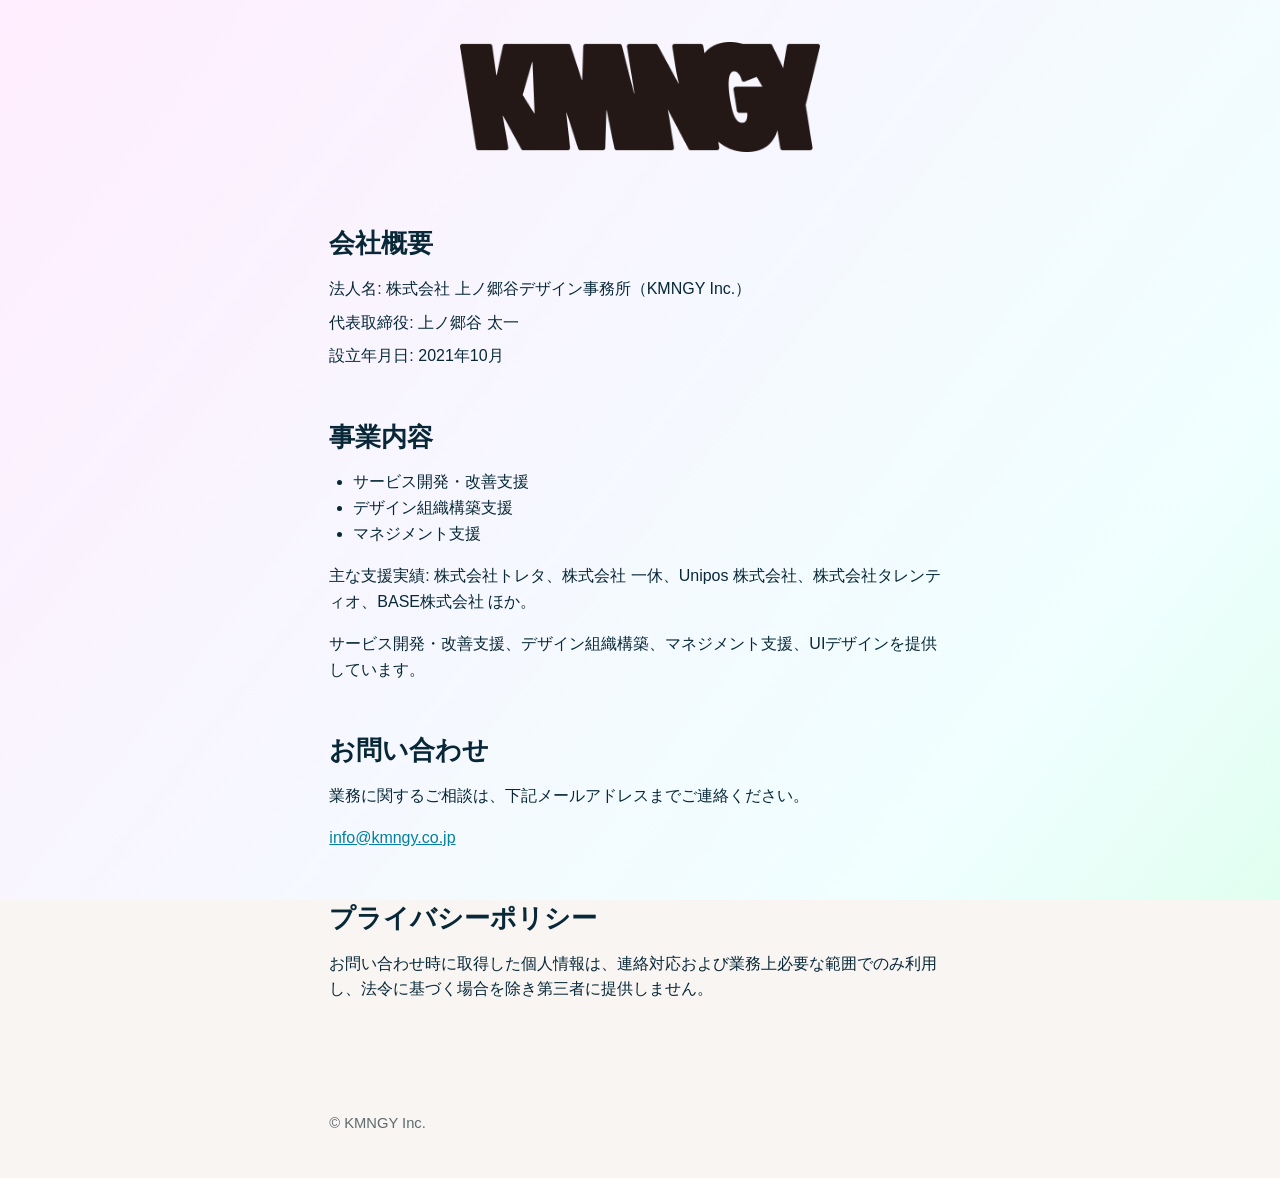
<file: index.html>
<!DOCTYPE html>
<html lang="ja">
  <head>
    <meta charset="utf-8">
    <title>株式会社 上ノ郷谷デザイン事務所</title>
    <meta content="株式会社 上ノ郷谷デザイン事務所の公式サイト。サービス開発・改善支援、デザイン組織構築支援、マネジメント支援を中心に法人向け支援を提供しています。" name="description">
    <link href="https://kmngy.co.jp/" rel="author">
    <link href="https://kmngy.co.jp/" rel="canonical">
    <meta content="width=device-width" name="viewport">
    <meta content="website" property="og:type">
    <meta content="株式会社 上ノ郷谷デザイン事務所" property="og:title">
    <meta content="株式会社 上ノ郷谷デザイン事務所の公式サイト。サービス開発・改善支援、デザイン組織構築支援、マネジメント支援を中心に法人向け支援を提供しています。" property="og:description">
    <meta content="https://kmngy.co.jp/" property="og:url">
    <meta content="https://kmngy.co.jp/img/cover.png" property="og:image">
    <meta content="summary_large_image" name="twitter:card">
    <meta content="kmngy.co.jp" name="twitter:domain">
    <meta content="https://kmngy.co.jp/" name="twitter:url">
    <meta content="株式会社 上ノ郷谷デザイン事務所" name="twitter:title">
    <meta content="株式会社 上ノ郷谷デザイン事務所の公式サイト。サービス開発・改善支援、デザイン組織構築支援、マネジメント支援を中心に法人向け支援を提供しています。" name="twitter:description">
    <meta content="https://kmngy.co.jp/img/cover.png" name="twitter:image">
    <meta content="z8Ayz8ZvukBBzNOsFiiNWDSS0dR13_OhBqVXDN4QZ1w" name="google-site-verification">
    <link href="/img/apple-touch-icon.png" rel="apple-touch-icon">
    <link href="/style.css" rel="stylesheet">
    <script type="application/ld+json">
      {
        "@context": "https://schema.org",
        "@type": "Organization",
        "name": "株式会社 上ノ郷谷デザイン事務所",
        "url": "https://kmngy.co.jp/",
        "email": "info@kmngy.co.jp",
        "logo": "https://kmngy.co.jp/img/logo_kmngy_horizontal.png"
      }
    </script>
  </head>
  <body>
    <div class="container">
      <header>
        <h1 class="visually-hidden">株式会社 上ノ郷谷デザイン事務所</h1>
        <img alt="株式会社 上ノ郷谷デザイン事務所ロゴ" src="/img/logo_kmngy_horizontal.png">
      </header>

      <main>
        <section aria-labelledby="about-title">
          <h2 id="about-title">会社概要</h2>
          <div class="meta">
            <p>法人名: 株式会社 上ノ郷谷デザイン事務所（KMNGY Inc.）</p>
            <p>代表取締役: 上ノ郷谷 太一</p>
            <p>設立年月日: 2021年10月</p>
          </div>
        </section>

        <section aria-labelledby="services-title">
          <h2 id="services-title">事業内容</h2>
          <ul>
            <li>サービス開発・改善支援</li>
            <li>デザイン組織構築支援</li>
            <li>マネジメント支援</li>
          </ul>
          <p>主な支援実績: 株式会社トレタ、株式会社 一休、Unipos 株式会社、株式会社タレンティオ、BASE株式会社 ほか。</p>
          <p>サービス開発・改善支援、デザイン組織構築、マネジメント支援、UIデザインを提供しています。</p>
        </section>

        <section aria-labelledby="contact-title">
          <h2 id="contact-title">お問い合わせ</h2>
          <address>
            <p>業務に関するご相談は、下記メールアドレスまでご連絡ください。</p>
            <p><a href="mailto:info@kmngy.co.jp">&#105;nf&#111;&#64;kmngy&#46;&#99;o&#46;jp</a></p>
          </address>
        </section>

        <section aria-labelledby="policy-title">
          <h2 id="policy-title">プライバシーポリシー</h2>
          <p>お問い合わせ時に取得した個人情報は、連絡対応および業務上必要な範囲でのみ利用し、法令に基づく場合を除き第三者に提供しません。</p>
        </section>
      </main>

      <footer>
        <p>&copy; KMNGY Inc.</p>
      </footer>
    </div>
  </body>
</html>
</file>
<file: style.css>
:root {
  --color-background-primary: #f8f5f2;
  --color-foreground-primary: #082838;
  --color-foreground-secondary: #5e6b6e;
  --color-spot-primary: #0381a0;
  --color-background-gradient:
    linear-gradient(0deg, rgba(255, 255, 255, 0.58), rgba(255, 255, 255, 0.58)),
    linear-gradient(128deg, #ffd6fd 0%, #dbfffe 80%, #b6fedb 100%);
  --base-font-size: 100%;
  --base-line-height: 1.618;
}

html {
  line-height: var(--base-line-height);
  font-size: var(--base-font-size);
  background-color: var(--color-background-primary);
  background-image: var(--color-background-gradient);
  background-attachment: fixed;
  color: var(--color-foreground-primary);
  font-family: -apple-system, BlinkMacSystemFont, "Segoe UI", Helvetica, Arial, "Hiragino Sans", "Noto Sans JP", sans-serif;
}

body {
  margin: 0 auto;
  max-width: 56.63rem;
  -webkit-font-smoothing: antialiased;
}

.container {
  margin: 0 1rem;
}

@media (min-width: 48em) {
  .container {
    max-width: 38.832rem;
    margin: 0 auto;
    padding: 0 1.618rem;
  }
}

@media (min-width: 72em) {
  .container {
    width: 38.832rem;
    max-width: 100%;
    margin: 0 auto;
    padding: 0 3.236rem;
  }
}

a {
  color: var(--color-spot-primary);
  text-decoration: underline;
}

a:visited {
  color: var(--color-foreground-secondary);
}

header {
  text-align: center;
  margin-bottom: 4.23580103rem;
}

header img {
  width: min(360px, 80vw);
  height: auto;
  margin-top: 2.617924rem;
}

.visually-hidden {
  position: absolute;
  width: 1px;
  height: 1px;
  padding: 0;
  margin: -1px;
  overflow: hidden;
  clip: rect(0, 0, 0, 0);
  white-space: nowrap;
  border: 0;
}

h2 {
  line-height: 1.25;
  font-weight: 600;
}

section {
  margin-top: 3.236rem;
}

h2 {
  font-size: 1.618rem;
  margin: 0 0 1rem;
}

p {
  margin: 1rem 0 0;
}

ul {
  margin: 1rem 0 0;
  padding-left: 1.5rem;
}

.meta p {
  margin: 0.5rem 0 0;
}

address {
  margin-top: 1rem;
  font-style: normal;
}

footer {
  margin-top: 6.85352607rem;
  margin-bottom: 2.617924rem;
  color: var(--color-foreground-secondary);
  font-size: 0.92rem;
  text-align: center;
}

@media (min-width: 72em) {
  footer {
    text-align: left;
  }
}
</file>
